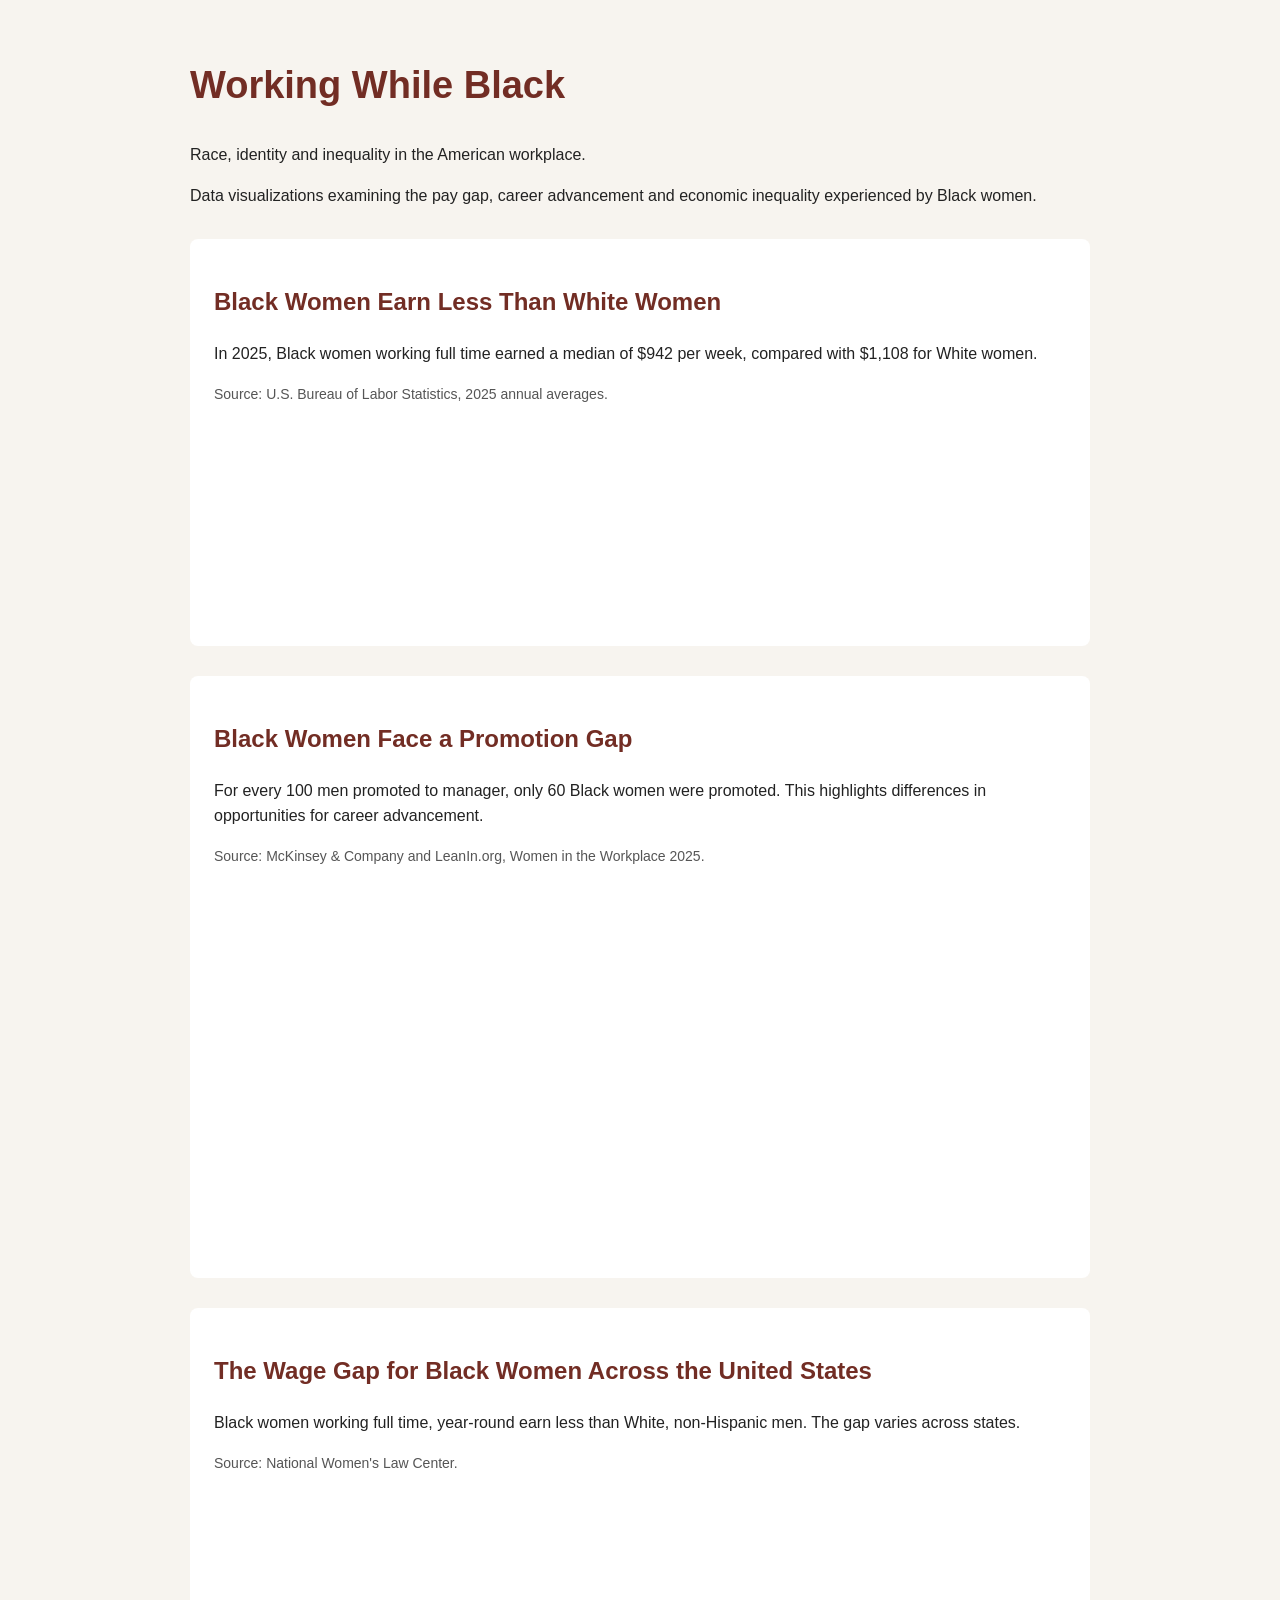
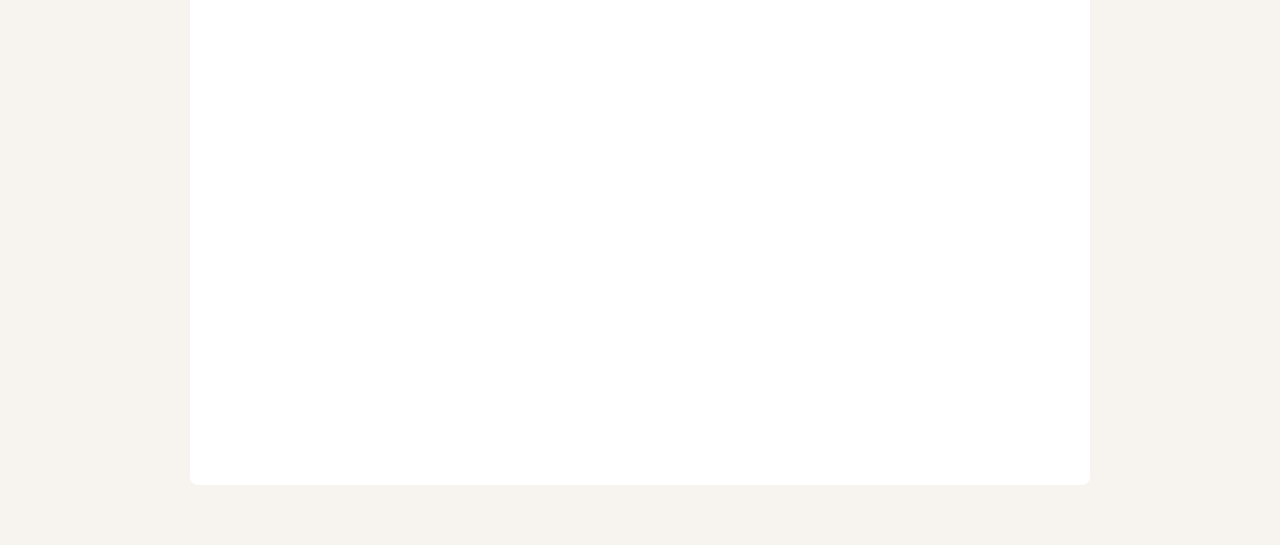
<file: data-viz-project/index.html>
<!DOCTYPE html>
<html lang="en">
<head>
  <meta charset="UTF-8">
  <meta name="viewport" content="width=device-width, initial-scale=1.0">
  <title>Working While Black</title>
  <style>
    body {
      font-family: Arial, sans-serif;
      background: #f7f4ef;
      color: #222;
      max-width: 900px;
      margin: auto;
      padding: 30px 20px;
      line-height: 1.6;
    }
    h1, h2 {
      color: #722d24;
    }
    h1 {
      font-size: 38px;
    }
    section {
      background: white;
      padding: 24px;
      margin: 30px 0;
      border-radius: 8px;
    }
    iframe {
      width: 100%;
      border: none;
      margin-top: 15px;
    }
    .source {
      font-size: 14px;
      color: #555;
    }
  </style>
</head>
<body>

<header>
  <h1>Working While Black</h1>
  <p>Race, identity and inequality in the American workplace.</p>
  <p>Data visualizations examining the pay gap, career advancement and economic inequality experienced by Black women.</p>
</header>

<section>
  <h2>Black Women Earn Less Than White Women</h2>
  <p>In 2025, Black women working full time earned a median of $942 per week, compared with $1,108 for White women.</p>
  <p class="source">Source: U.S. Bureau of Labor Statistics, 2025 annual averages.</p>

  <iframe title="Black Women Earn Less Than White Women"
  src="https://datawrapper.dwcdn.net/tfy1Z/1/"
  height="180" scrolling="no"></iframe>
</section>

<section>
  <h2>Black Women Face a Promotion Gap</h2>
  <p>For every 100 men promoted to manager, only 60 Black women were promoted. This highlights differences in opportunities for career advancement.</p>
  <p class="source">Source: McKinsey & Company and LeanIn.org, Women in the Workplace 2025.</p>

  <iframe title="Black Women Face a Promotion Gap"
  src="https://datawrapper.dwcdn.net/AV1Sc/1/"
  height="350" scrolling="no"></iframe>
</section>

<section>
  <h2>The Wage Gap for Black Women Across the United States</h2>
  <p>Black women working full time, year-round earn less than White, non-Hispanic men. The gap varies across states.</p>
  <p class="source">Source: National Women's Law Center.</p>

  <iframe title="The Wage Gap for Black Women Across the United States"
  src="https://datawrapper.dwcdn.net/J6nvU/1/"
  height="550" scrolling="no"></iframe>
</section>

</body>
</html>
</file>
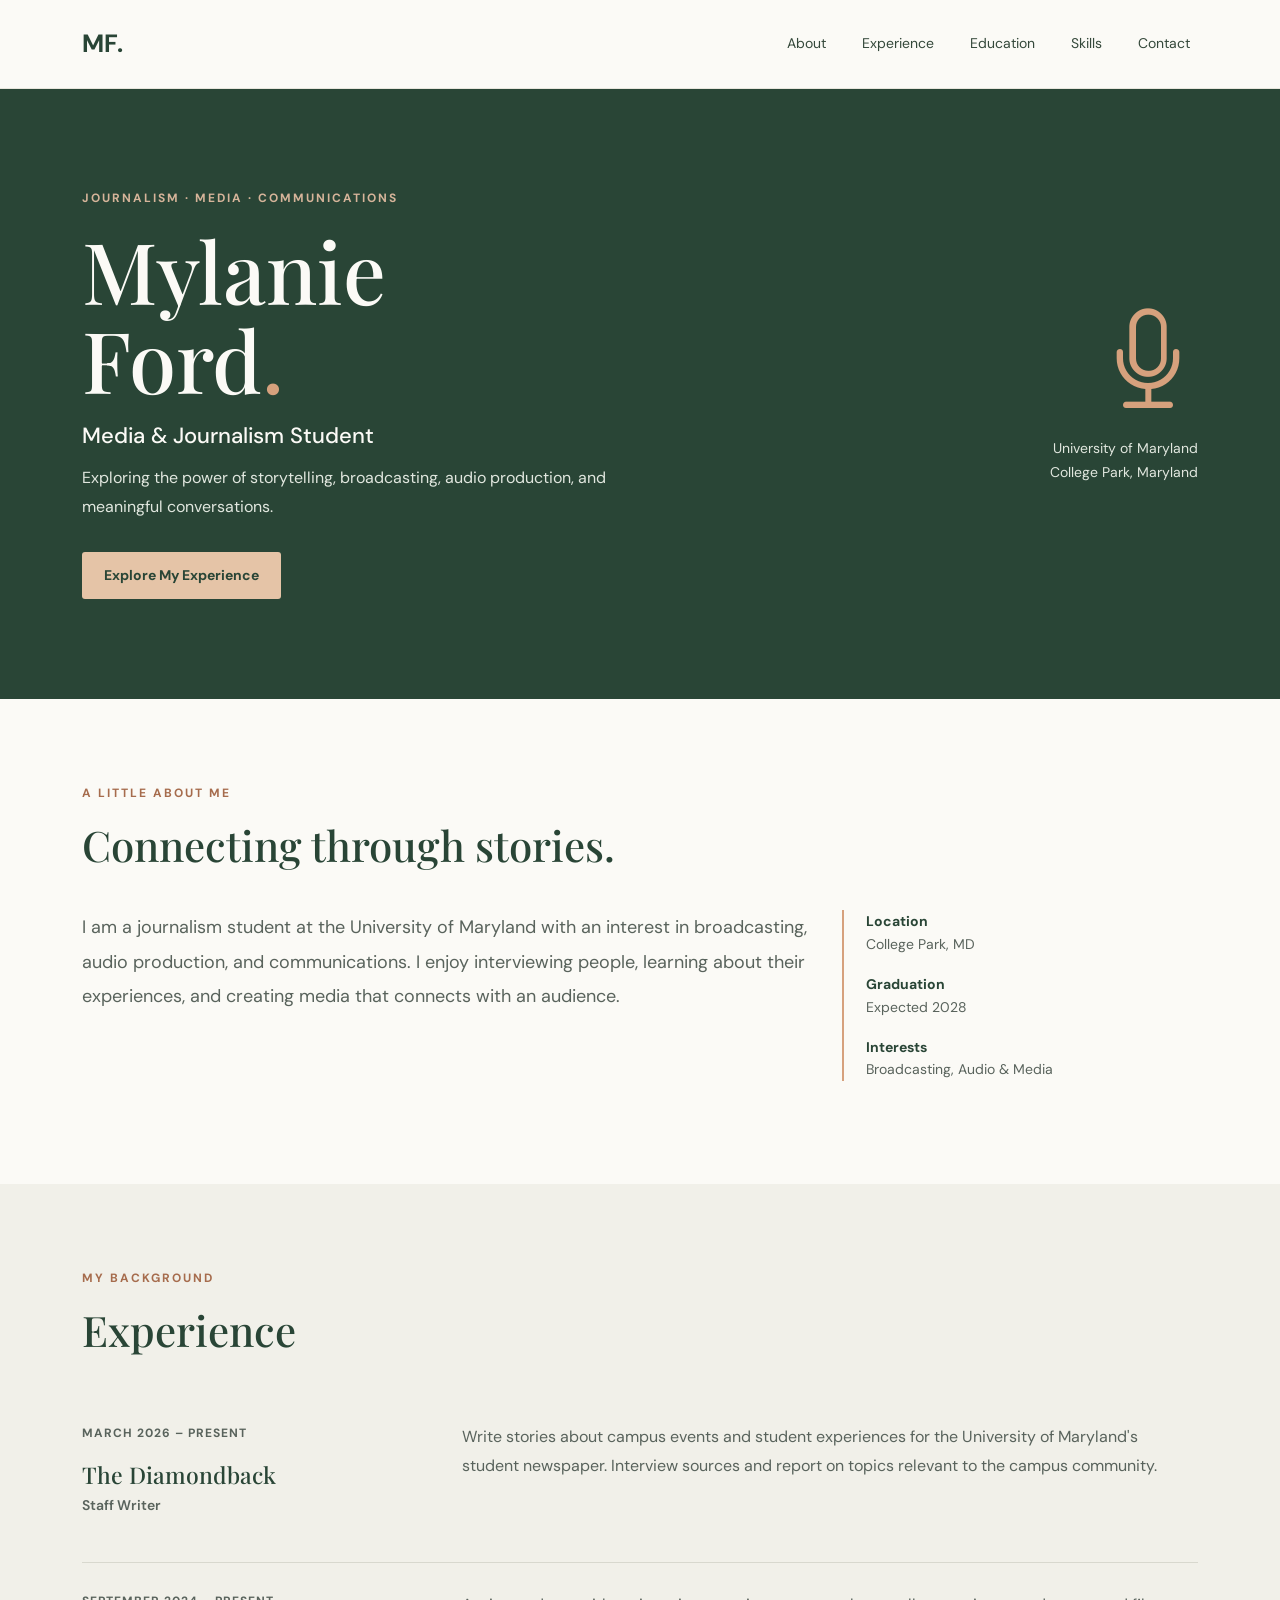
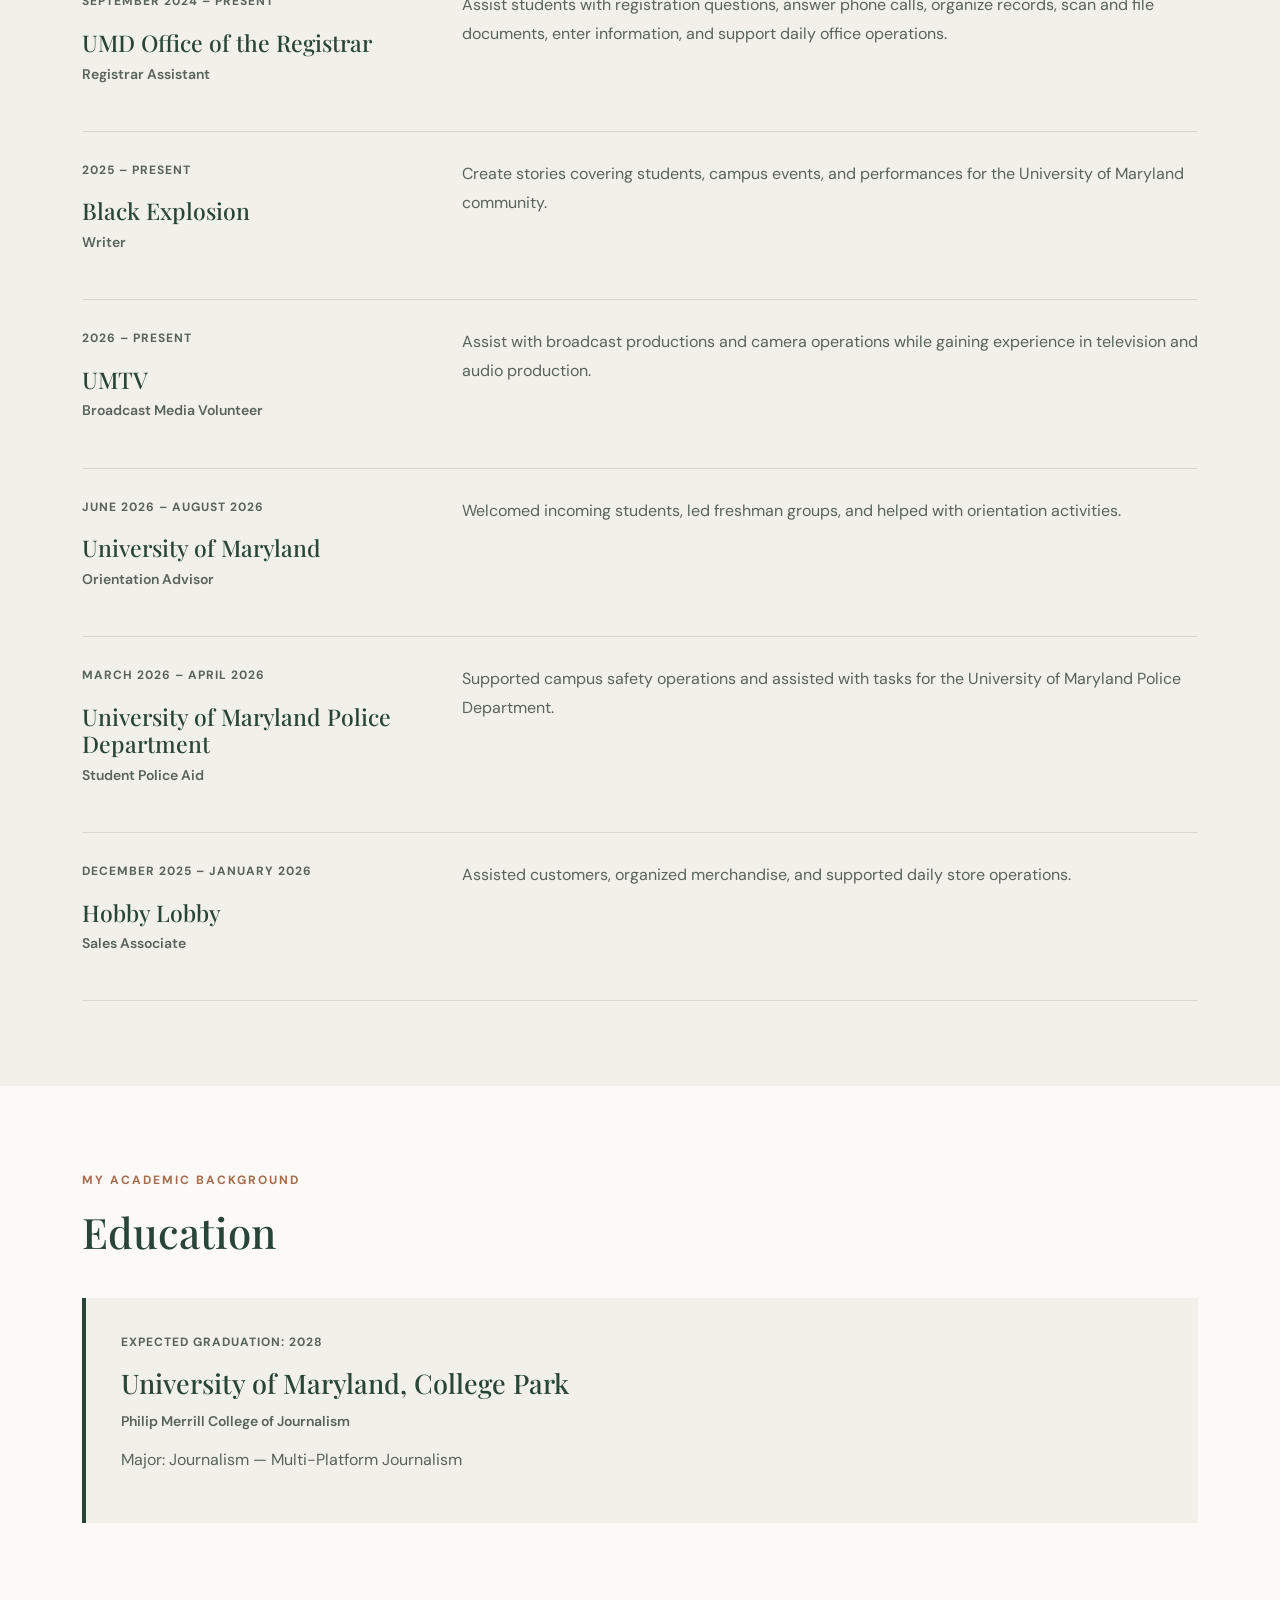
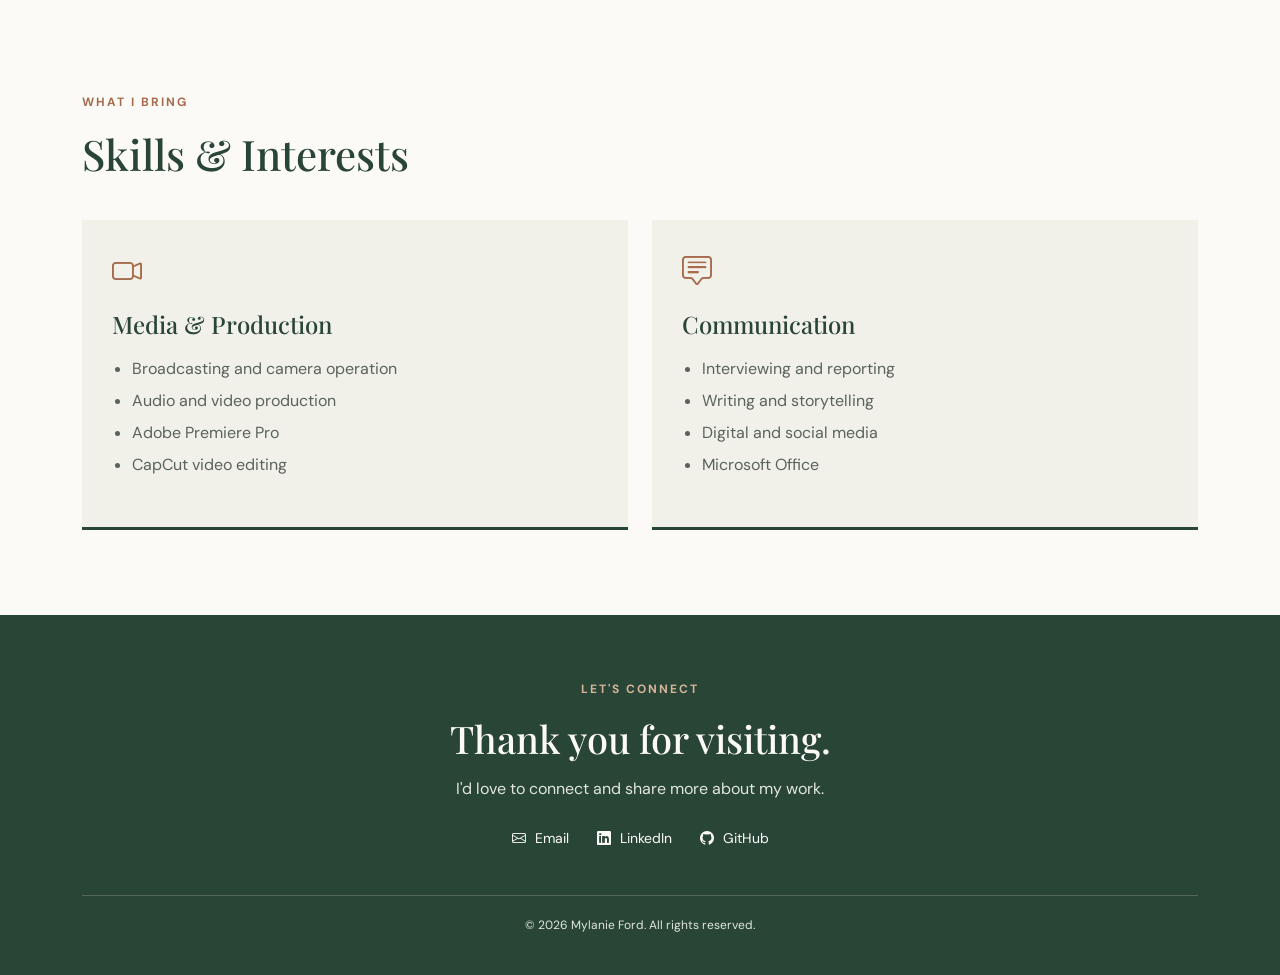
<file: resume-project/index.html>
<!DOCTYPE html>
<html lang="en">
<head>
    <meta charset="UTF-8">
    <meta name="viewport" content="width=device-width, initial-scale=1.0">
    <title>Mylanie Ford | Media Portfolio</title>

    <!-- Google Fonts -->
    <link rel="preconnect" href="https://fonts.googleapis.com">
    <link rel="preconnect" href="https://fonts.gstatic.com" crossorigin>
    <link href="https://fonts.googleapis.com/css2?family=DM+Sans:wght@400;500;600;700&family=Playfair+Display:wght@500;600;700&display=swap" rel="stylesheet">

    <!-- Bootstrap CSS -->
    <link href="https://cdn.jsdelivr.net/npm/bootstrap@5.3.3/dist/css/bootstrap.min.css" rel="stylesheet">

    <!-- Bootstrap Icons -->
    <link rel="stylesheet" href="https://cdn.jsdelivr.net/npm/bootstrap-icons@1.11.3/font/bootstrap-icons.min.css">

    <!-- Your Custom CSS -->
    <link rel="stylesheet" href="style.css">
</head>

<body>

    <!-- Navigation -->
    <nav class="navbar navbar-expand-lg">
        <div class="container">
            <a class="navbar-brand" href="#home">MF.</a>

            <button class="navbar-toggler" type="button"
                data-bs-toggle="collapse" data-bs-target="#mainNav"
                aria-controls="mainNav" aria-expanded="false"
                aria-label="Toggle navigation">
                <span class="navbar-toggler-icon"></span>
            </button>

            <div class="collapse navbar-collapse" id="mainNav">
                <ul class="navbar-nav ms-auto">
                    <li class="nav-item">
                        <a class="nav-link" href="#about">About</a>
                    </li>
                    <li class="nav-item">
                        <a class="nav-link" href="#experience">Experience</a>
                    </li>
                    <li class="nav-item">
                        <a class="nav-link" href="#education">Education</a>
                    </li>
                    <li class="nav-item">
                        <a class="nav-link" href="#skills">Skills</a>
                    </li>
                    <li class="nav-item">
                        <a class="nav-link" href="#contact">Contact</a>
                    </li>
                </ul>
            </div>
        </div>
    </nav>

    <!-- Hero Section -->
    <header class="hero" id="home">
        <div class="container">
            <div class="row align-items-center">
                <div class="col-lg-8">
                    <p class="eyebrow">JOURNALISM · MEDIA · COMMUNICATIONS</p>
                    <h1>Mylanie<br>Ford<span>.</span></h1>
                    <h2>Media & Journalism Student</h2>
                    <p class="hero-text">
                        Exploring the power of storytelling, broadcasting,
                        audio production, and meaningful conversations.
                    </p>

                    <a href="#experience" class="main-button">Explore My Experience</a>
                </div>

                <div class="col-lg-4 text-lg-end mt-5 mt-lg-0">
                    <div class="hero-icon">
                        <i class="bi bi-mic"></i>
                    </div>
                    <p class="hero-location">
                        University of Maryland<br>
                        College Park, Maryland
                    </p>
                </div>
            </div>
        </div>
    </header>

    <!-- About Section -->
    <section class="section" id="about">
        <div class="container">
            <div class="section-heading">
                <p class="eyebrow">A LITTLE ABOUT ME</p>
                <h2>Connecting through stories.</h2>
            </div>

            <div class="row">
                <div class="col-lg-8">
                    <p class="about-text">
                        I am a journalism student at the University of Maryland
                        with an interest in broadcasting, audio production,
                        and communications. I enjoy interviewing people,
                        learning about their experiences, and creating media
                        that connects with an audience.
                    </p>
                </div>
                <div class="col-lg-4">
                    <div class="about-details">
                        <p><strong>Location</strong><br>College Park, MD</p>
                        <p><strong>Graduation</strong><br>Expected 2028</p>
                        <p><strong>Interests</strong><br>Broadcasting, Audio & Media</p>
                    </div>
                </div>
            </div>
        </div>
    </section>

    <!-- Experience Section -->
    <section class="section experience-section" id="experience">
        <div class="container">
            <div class="section-heading">
                <p class="eyebrow">MY BACKGROUND</p>
                <h2>Experience</h2>
            </div>

            <div class="experience-item">
                <div class="row">
                    <div class="col-md-4">
                        <p class="date">March 2026 – Present</p>
                        <h3>The Diamondback</h3>
                        <p class="job-title">Staff Writer</p>
                    </div>
                    <div class="col-md-8">
                        <p>
                            Write stories about campus events and student
                            experiences for the University of Maryland's
                            student newspaper. Interview sources and report
                            on topics relevant to the campus community.
                        </p>
                    </div>
                </div>
            </div>

            <div class="experience-item">
                <div class="row">
                    <div class="col-md-4">
                        <p class="date">September 2024 – Present</p>
                        <h3>UMD Office of the Registrar</h3>
                        <p class="job-title">Registrar Assistant</p>
                    </div>
                    <div class="col-md-8">
                        <p>
                            Assist students with registration questions,
                            answer phone calls, organize records, scan and
                            file documents, enter information, and support
                            daily office operations.
                        </p>
                    </div>
                </div>
            </div>

            <div class="experience-item">
                <div class="row">
                    <div class="col-md-4">
                        <p class="date">2025 – Present</p>
                        <h3>Black Explosion</h3>
                        <p class="job-title">Writer</p>
                    </div>
                    <div class="col-md-8">
                        <p>
                            Create stories covering students, campus events,
                            and performances for the University of Maryland
                            community.
                        </p>
                    </div>
                </div>
            </div>

            <div class="experience-item">
                <div class="row">
                    <div class="col-md-4">
                        <p class="date">2026 – Present</p>
                        <h3>UMTV</h3>
                        <p class="job-title">Broadcast Media Volunteer</p>
                    </div>
                    <div class="col-md-8">
                        <p>
                            Assist with broadcast productions and camera
                            operations while gaining experience in television
                            and audio production.
                        </p>
                    </div>
                </div>
            </div>

            <div class="experience-item">
                <div class="row">
                    <div class="col-md-4">
                        <p class="date">June 2026 – August 2026</p>
                        <h3>University of Maryland</h3>
                        <p class="job-title">Orientation Advisor</p>
                    </div>
                    <div class="col-md-8">
                        <p>
                            Welcomed incoming students, led freshman groups,
                            and helped with orientation activities.
                        </p>
                    </div>
                </div>
            </div>

            <div class="experience-item">
                <div class="row">
                    <div class="col-md-4">
                        <p class="date">March 2026 – April 2026</p>
                        <h3>University of Maryland Police Department</h3>
                        <p class="job-title">Student Police Aid</p>
                    </div>
                    <div class="col-md-8">
                        <p>
                            Supported campus safety operations and assisted
                            with tasks for the University of Maryland Police
                            Department.
                        </p>
                    </div>
                </div>
            </div>

            <div class="experience-item">
                <div class="row">
                    <div class="col-md-4">
                        <p class="date">December 2025 – January 2026</p>
                        <h3>Hobby Lobby</h3>
                        <p class="job-title">Sales Associate</p>
                    </div>
                    <div class="col-md-8">
                        <p>
                            Assisted customers, organized merchandise, and
                            supported daily store operations.
                        </p>
                    </div>
                </div>
            </div>
        </div>
    </section>

    <!-- Education Section -->
    <section class="section" id="education">
        <div class="container">
            <div class="section-heading">
                <p class="eyebrow">MY ACADEMIC BACKGROUND</p>
                <h2>Education</h2>
            </div>

            <div class="education-card">
                <p class="date">Expected Graduation: 2028</p>
                <h3>University of Maryland, College Park</h3>
                <p class="job-title">Philip Merrill College of Journalism</p>
                <p>Major: Journalism — Multi-Platform Journalism</p>
            </div>
        </div>
    </section>

    <!-- Skills Section -->
    <section class="section skills-section" id="skills">
        <div class="container">
            <div class="section-heading">
                <p class="eyebrow">WHAT I BRING</p>
                <h2>Skills & Interests</h2>
            </div>

            <div class="row g-4">
                <div class="col-md-6">
                    <div class="skill-card">
                        <i class="bi bi-camera-video"></i>
                        <h3>Media & Production</h3>
                        <ul>
                            <li>Broadcasting and camera operation</li>
                            <li>Audio and video production</li>
                            <li>Adobe Premiere Pro</li>
                            <li>CapCut video editing</li>
                        </ul>
                    </div>
                </div>

                <div class="col-md-6">
                    <div class="skill-card">
                        <i class="bi bi-chat-square-text"></i>
                        <h3>Communication</h3>
                        <ul>
                            <li>Interviewing and reporting</li>
                            <li>Writing and storytelling</li>
                            <li>Digital and social media</li>
                            <li>Microsoft Office</li>
                        </ul>
                    </div>
                </div>
            </div>
        </div>
    </section>

    <!-- Contact Section -->
    <footer class="footer" id="contact">
        <div class="container">
            <p class="eyebrow">LET'S CONNECT</p>
            <h2>Thank you for visiting.</h2>
            <p>I'd love to connect and share more about my work.</p>

            <div class="social-links">
                <a href="mailto:mford129@terpmail.umd.edu">
                    <i class="bi bi-envelope"></i> Email
                </a>

                <a href="https://www.linkedin.com/in/mylanie-ford-2982a2333/"
                   target="_blank" rel="noopener noreferrer">
                    <i class="bi bi-linkedin"></i> LinkedIn
                </a>

                <a href="https://github.com/mford129-hub"
                   target="_blank" rel="noopener noreferrer">
                    <i class="bi bi-github"></i> GitHub
                </a>
            </div>

            <p class="copyright">© 2026 Mylanie Ford. All rights reserved.</p>
        </div>
    </footer>

    <!-- Bootstrap JavaScript -->
    <script src="https://cdn.jsdelivr.net/npm/bootstrap@5.3.3/dist/js/bootstrap.bundle.min.js"></script>

</body>
</html>
</file>
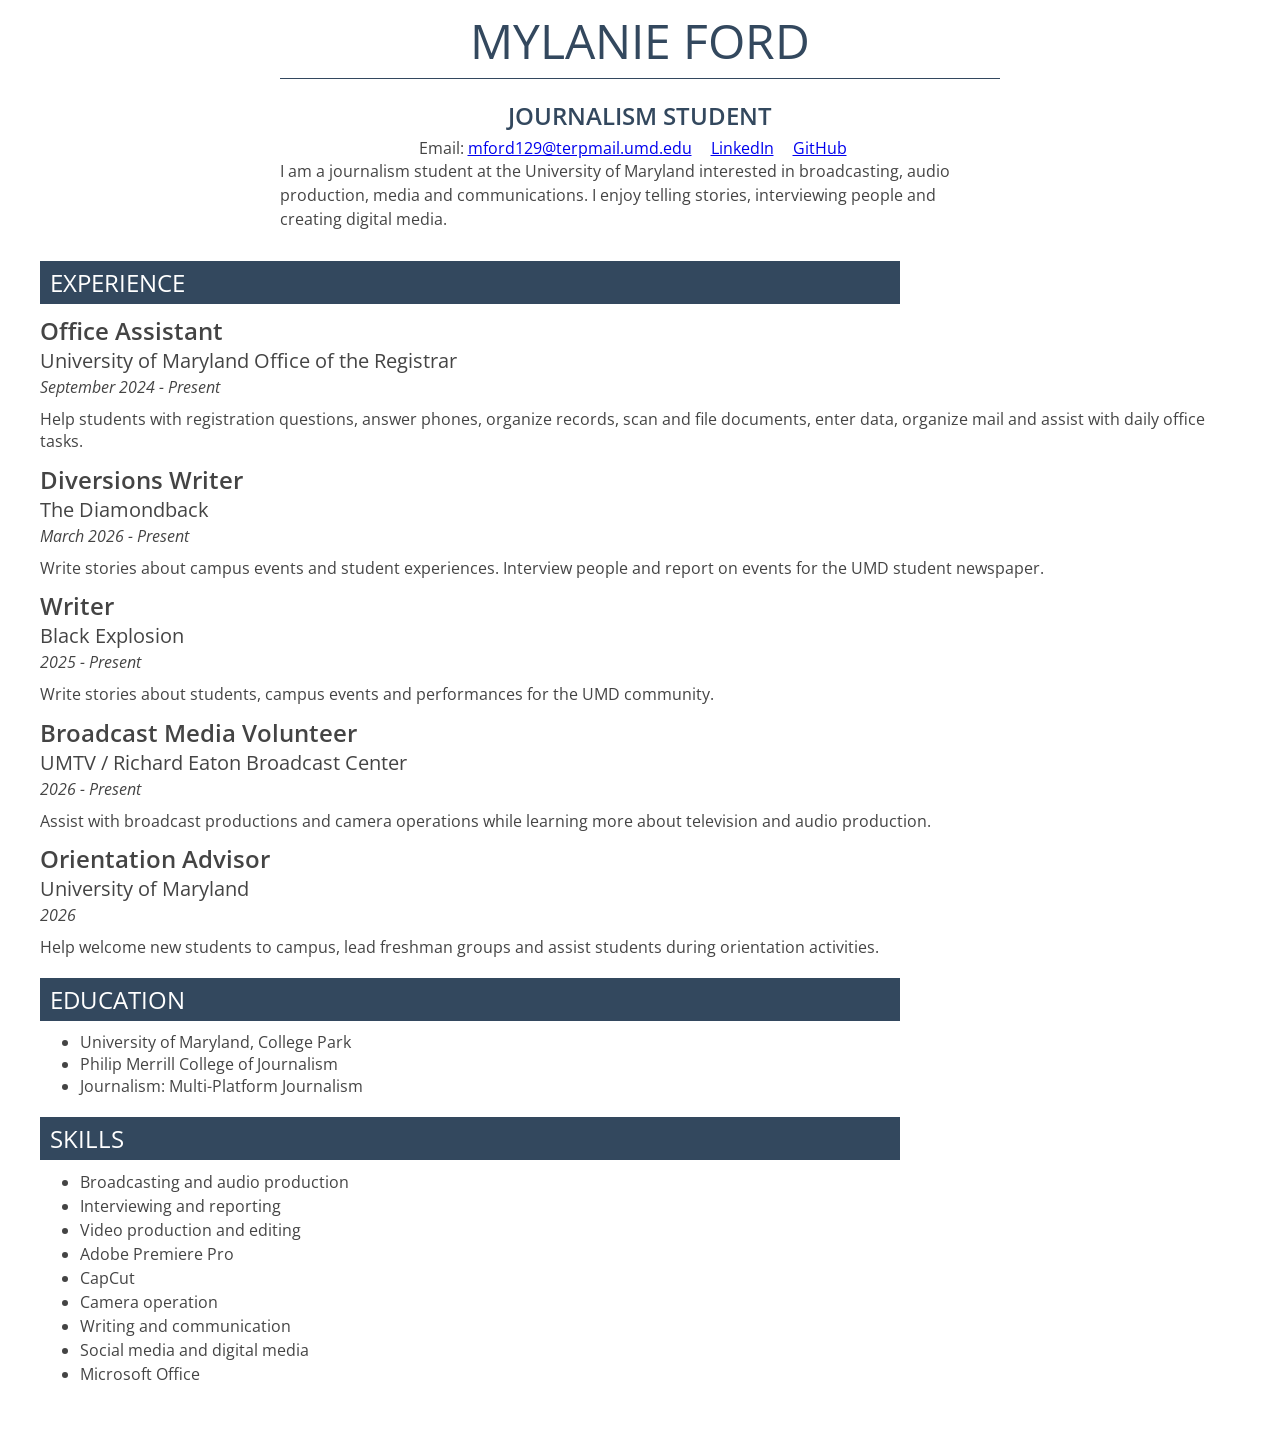
<file: resume/index.html>
<!DOCTYPE html>
<html lang="en">

<head>
    <meta charset="UTF-8">
    <title>Mylanie Ford Resume</title>
    <link rel="stylesheet" href="style.css">
</head>

<body>

<div id="container">

    <div id="name">Mylanie Ford</div>

    <div id="title">Journalism Student</div>

    <ul class="menu">
        <li>Email: <a href="mailto:mford129@terpmail.umd.edu">mford129@terpmail.umd.edu</a></li>
        <li><a href="https://www.linkedin.com/in/mylanie-ford-2982a2333/">LinkedIn</a></li>
        <li><a href="https://github.com/mford129-hub">GitHub</a></li>
    </ul>

    <p class="top">
        I am a journalism student at the University of Maryland interested in broadcasting,
        audio production, media and communications. I enjoy telling stories, interviewing
        people and creating digital media.
    </p>

    <div class="sectionheader">Experience</div>

    <div class="jobtitle">Office Assistant</div>
    <div class="organization">University of Maryland Office of the Registrar</div>
    <div class="date">September 2024 - Present</div>
    <p class="description">
        Help students with registration questions, answer phones, organize records,
        scan and file documents, enter data, organize mail and assist with daily office tasks.
    </p>

    <div class="jobtitle">Diversions Writer</div>
    <div class="organization">The Diamondback</div>
    <div class="date">March 2026 - Present</div>
    <p class="description">
        Write stories about campus events and student experiences. Interview people
        and report on events for the UMD student newspaper.
    </p>

    <div class="jobtitle">Writer</div>
    <div class="organization">Black Explosion</div>
    <div class="date">2025 - Present</div>
    <p class="description">
        Write stories about students, campus events and performances for the UMD community.
    </p>

    <div class="jobtitle">Broadcast Media Volunteer</div>
    <div class="organization">UMTV / Richard Eaton Broadcast Center</div>
    <div class="date">2026 - Present</div>
    <p class="description">
        Assist with broadcast productions and camera operations while learning more
        about television and audio production.
    </p>

    <div class="jobtitle">Orientation Advisor</div>
    <div class="organization">University of Maryland</div>
    <div class="date">2026</div>
    <p class="description">
        Help welcome new students to campus, lead freshman groups and assist students
        during orientation activities.
    </p>

    <div class="sectionheader">Education</div>

    <ul id="degrees">
        <li>University of Maryland, College Park</li>
        <li>Philip Merrill College of Journalism</li>
        <li>Journalism: Multi-Platform Journalism</li>
    </ul>

    <div class="sectionheader">Skills</div>

    <ul id="do">
        <li>Broadcasting and audio production</li>
        <li>Interviewing and reporting</li>
        <li>Video production and editing</li>
        <li>Adobe Premiere Pro</li>
        <li>CapCut</li>
        <li>Camera operation</li>
        <li>Writing and communication</li>
        <li>Social media and digital media</li>
        <li>Microsoft Office</li>
    </ul>

</div>

</body>
</html>
</file>
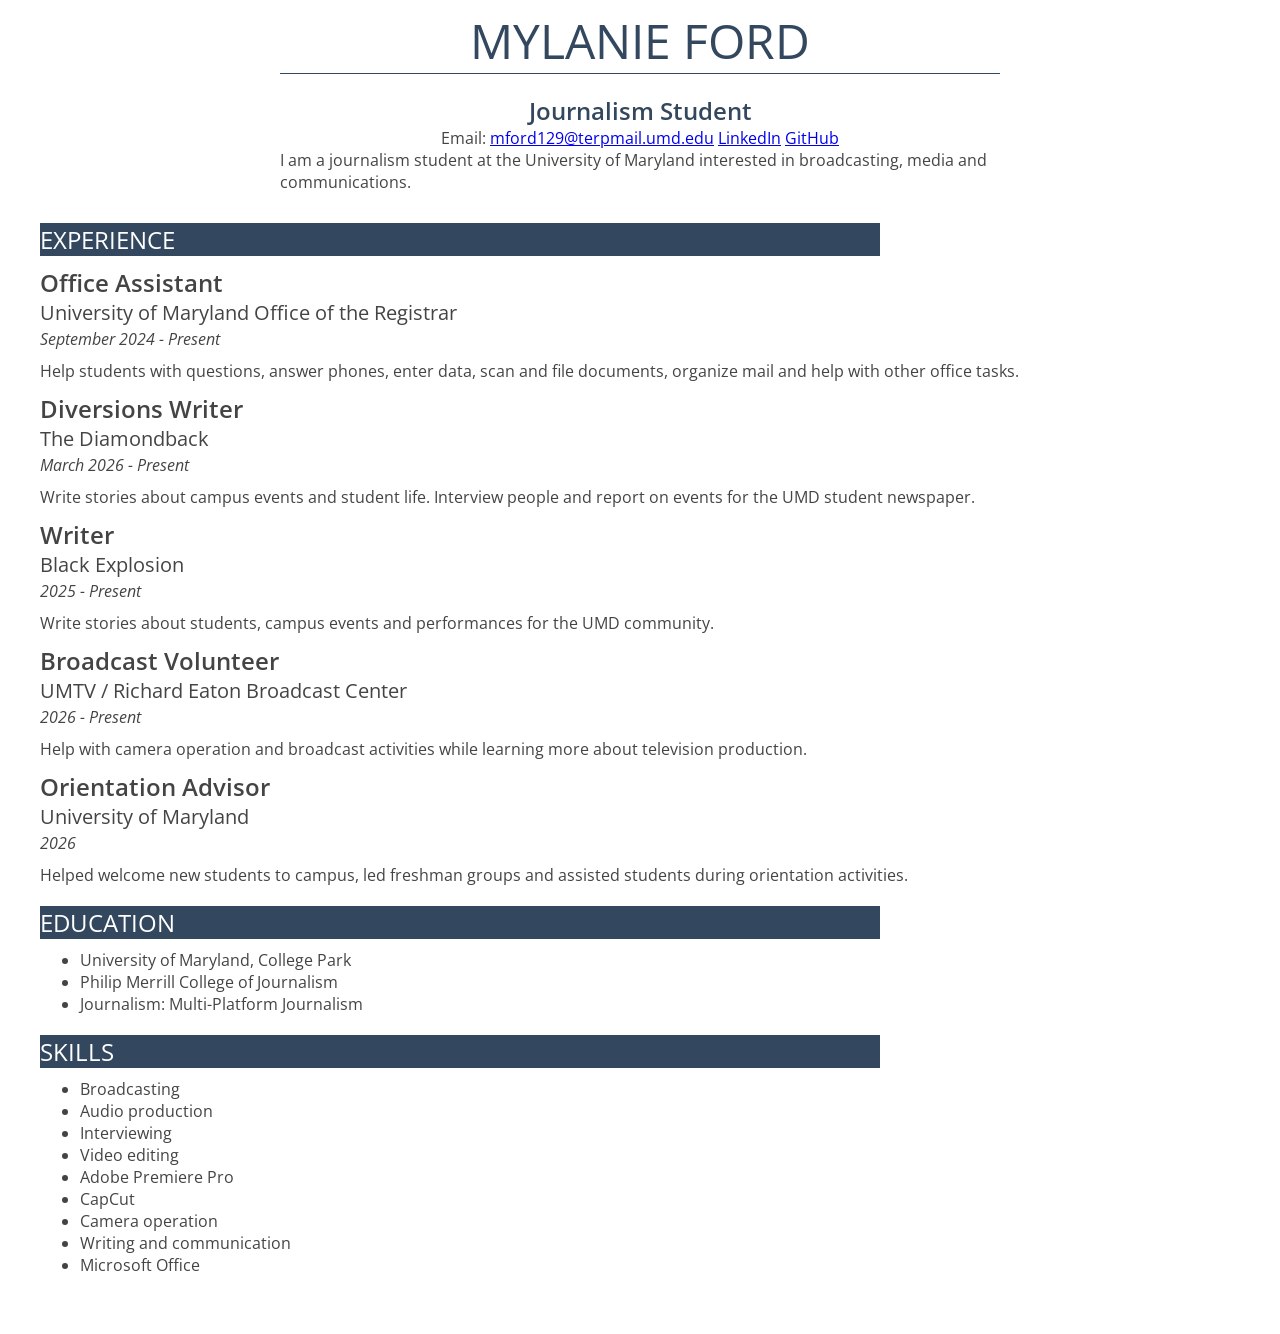
<file: New folder/Resume/index.html>
<!DOCTYPE html>
<html lang="en">
<head>
    <meta charset="UTF-8">
    <title>Mylanie Ford Resume</title>
    <link rel="stylesheet" href="style.css">
</head>

<body>

    <div id="container">

        <!-- My name -->
        <div id="name">Mylanie Ford</div>

        <!-- My title -->
        <div id="title">Journalism Student</div>

        <!-- My contact information -->
        <ul class="menu">
            <li>Email: <a href="mailto:mford129@terpmail.umd.edu">mford129@terpmail.umd.edu</a></li>
            <li><a href="https://www.linkedin.com/in/mylanie-ford-2982a2333/">LinkedIn</a></li>
            <li><a href="https://github.com/mford129-hub">GitHub</a></li>
        </ul>

        <!-- My introduction -->
        <p class="top">
            I am a journalism student at the University of Maryland interested in broadcasting, media and communications.
        </p>

        <!-- Experience section -->
        <div class="sectionheader">Experience</div>

        <!-- UMD Registrar -->
        <div class="jobtitle">Office Assistant</div>
        <div class="organization">University of Maryland Office of the Registrar</div>
        <div class="date">September 2024 - Present</div>
        <p class="description">
            Help students with questions, answer phones, enter data, scan and file documents, organize mail and help with other office tasks.
        </p>

        <!-- The Diamondback -->
        <div class="jobtitle">Diversions Writer</div>
        <div class="organization">The Diamondback</div>
        <div class="date">March 2026 - Present</div>
        <p class="description">
            Write stories about campus events and student life. Interview people and report on events for the UMD student newspaper.
        </p>

        <!-- Black Explosion -->
        <div class="jobtitle">Writer</div>
        <div class="organization">Black Explosion</div>
        <div class="date">2025 - Present</div>
        <p class="description">
            Write stories about students, campus events and performances for the UMD community.
        </p>

        <!-- UMTV -->
        <div class="jobtitle">Broadcast Volunteer</div>
        <div class="organization">UMTV / Richard Eaton Broadcast Center</div>
        <div class="date">2026 - Present</div>
        <p class="description">
            Help with camera operation and broadcast activities while learning more about television production.
        </p>

        <!-- Orientation Advisor -->
        <div class="jobtitle">Orientation Advisor</div>
        <div class="organization">University of Maryland</div>
        <div class="date">2026</div>
        <p class="description">
            Helped welcome new students to campus, led freshman groups and assisted students during orientation activities.
        </p>

        <!-- Education section -->
        <div class="sectionheader">Education</div>

        <ul id="degrees">
            <li>University of Maryland, College Park</li>
            <li>Philip Merrill College of Journalism</li>
            <li>Journalism: Multi-Platform Journalism</li>
        </ul>

        <!-- Skills section -->
        <div class="sectionheader">Skills</div>

        <ul id="do">
            <li>Broadcasting</li>
            <li>Audio production</li>
            <li>Interviewing</li>
            <li>Video editing</li>
            <li>Adobe Premiere Pro</li>
            <li>CapCut</li>
            <li>Camera operation</li>
            <li>Writing and communication</li>
            <li>Microsoft Office</li>
        </ul>

      
        <!-- <img src="IMG_8779 (1).jpeg" alt="Photo of Mylanie Ford" width="300"> -->

    </div>

</body>
</html>
</file>
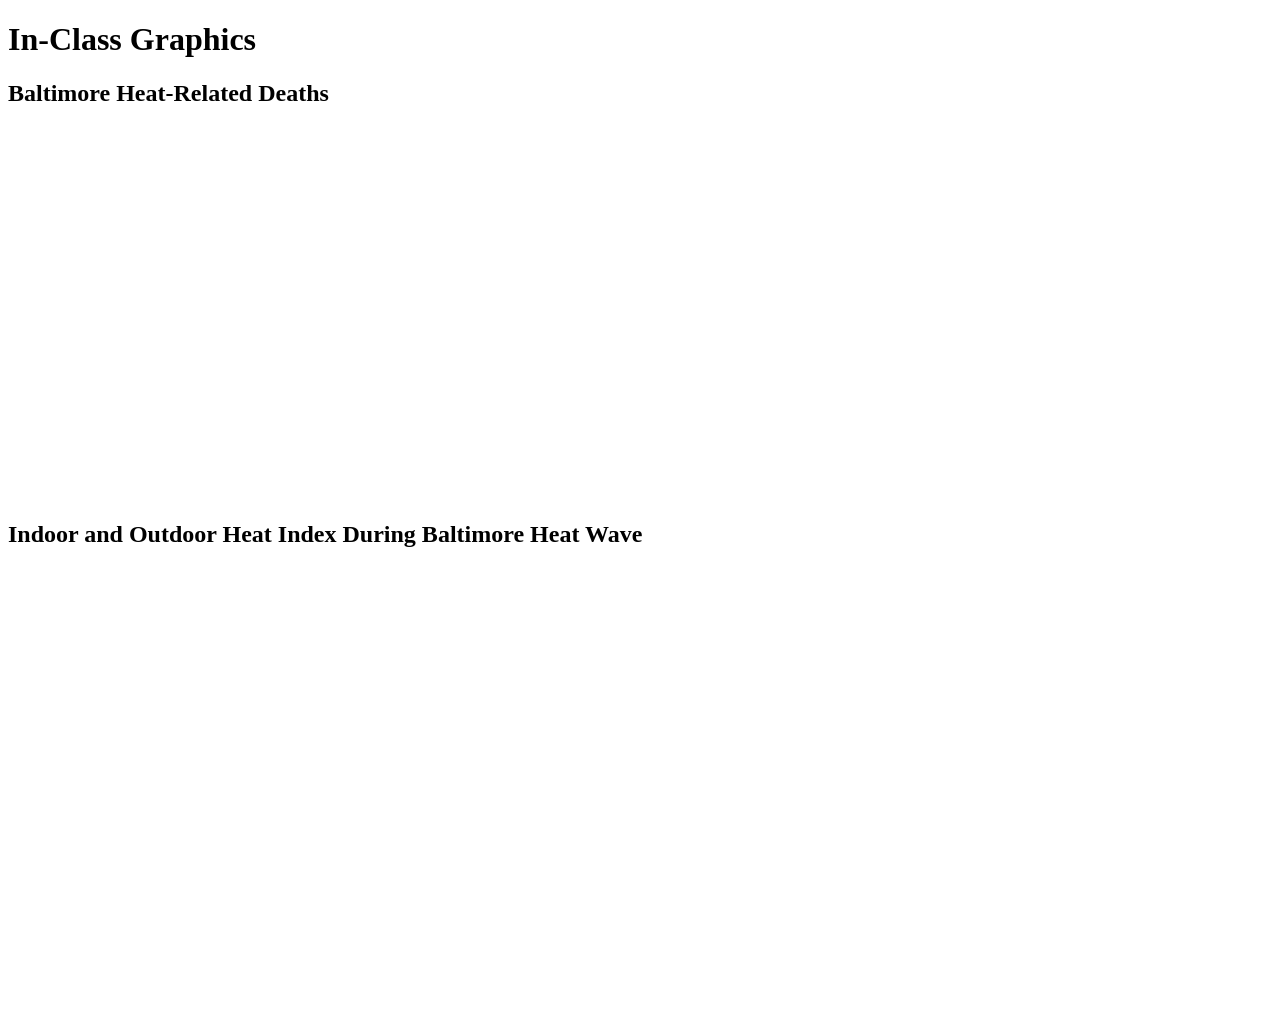
<file: graphics.html>
<!DOCTYPE html>
<html lang="en">
<head>
    <meta charset="UTF-8">
    <meta name="viewport" content="width=device-width, initial-scale=1">
    <title>In-Class Graphics</title>
</head>
<body>
    <h1>In-Class Graphics</h1>

    <h2>Baltimore Heat-Related Deaths</h2>
    <iframe title="Baltimore Heat-Related Deaths"
    src="https://datawrapper.dwcdn.net/BXFsf/1/"
    style="width:100%;border:none;" height="370"></iframe>

    <h2>Indoor and Outdoor Heat Index During Baltimore Heat Wave</h2>
    <iframe title="Indoor and Outdoor Heat Index"
    src="https://datawrapper.dwcdn.net/DfaEf/1/"
    style="width:100%;border:none;" height="444"></iframe>

    <!-- Updated graphics page -->
</body>
</html>
</file>
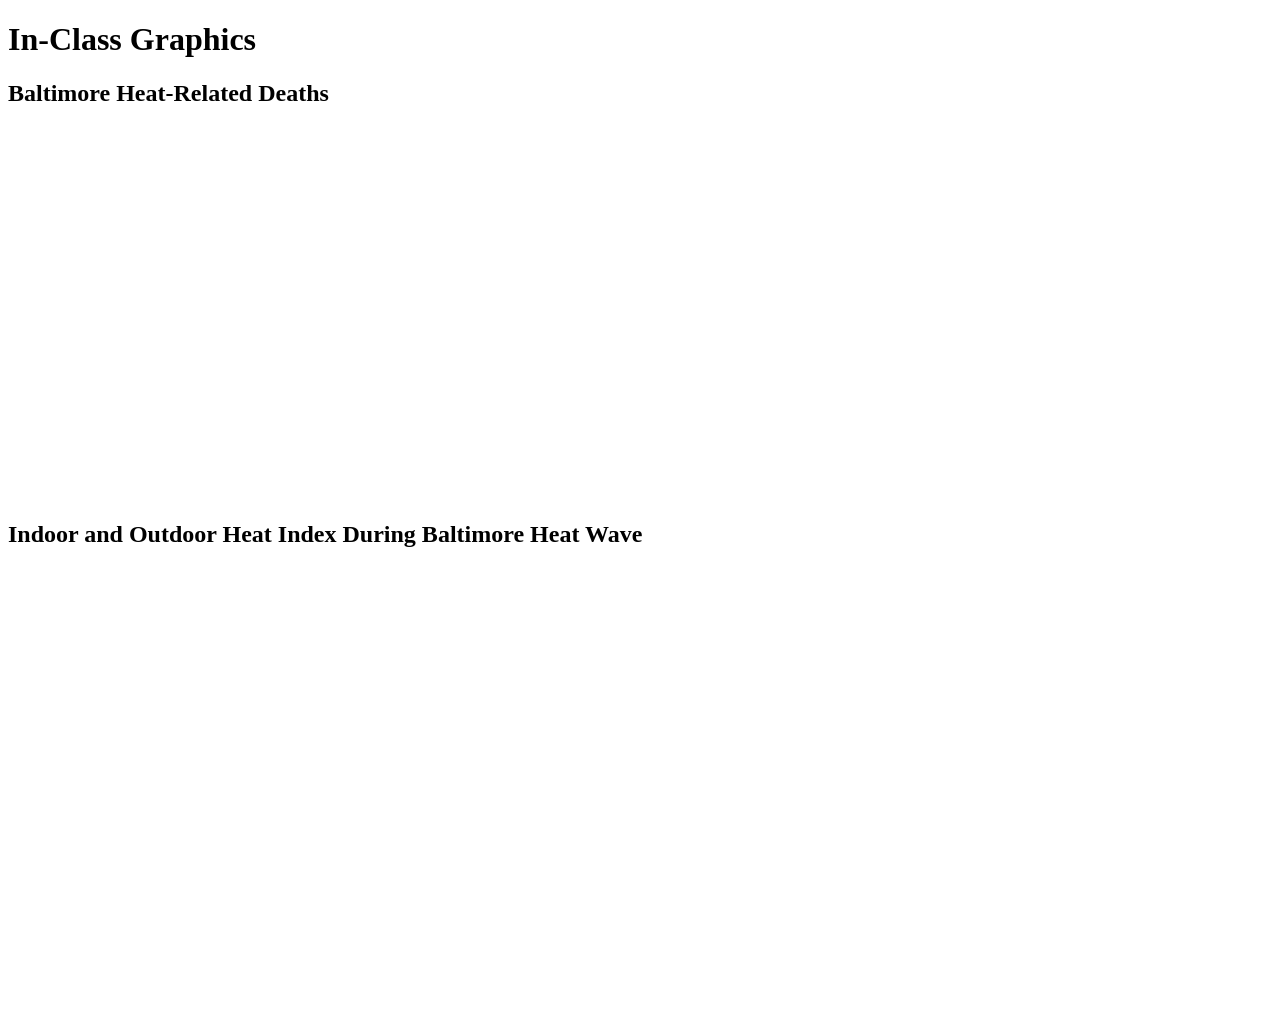
<file: inclass-graphics.html>
<!DOCTYPE html>
<html lang="en">
<head>
    <meta charset="UTF-8">
    <meta name="viewport" content="width=device-width, initial-scale=1">
    <title>In-Class Graphics</title>
</head>
<body>

    <h1>In-Class Graphics</h1>

    <h2>Baltimore Heat-Related Deaths</h2>

    <iframe title="Baltimore Heat-Related Deaths"
    aria-label="Bar Chart"
    src="https://datawrapper.dwcdn.net/BXFsf/1/"
    scrolling="no"
    frameborder="0"
    style="width: 100%; border: none;"
    height="370"></iframe>

    <h2>Indoor and Outdoor Heat Index During Baltimore Heat Wave</h2>

    <iframe title="Indoor and outdoor heat index during Baltimore heat wave, July 16-22, 2019"
    aria-label="Line Chart"
    src="https://datawrapper.dwcdn.net/DfaEf/1/"
    scrolling="no"
    frameborder="0"
    style="width: 100%; border: none;"
    height="444"></iframe>

</body>
</html>
</file>
<file: resume-project/style.css>
/* General Styles */
body {
    font-family: 'DM Sans', sans-serif;
    color: #29372f;
    background-color: #fbfaf6;
    margin: 0;
}

h1, h2, h3 {
    font-family: 'Playfair Display', serif;
}

a {
    text-decoration: none;
}

/* Navigation */
.navbar {
    background-color: #fbfaf6;
    padding: 20px 0;
    border-bottom: 1px solid #e7e5dc;
}

.navbar-brand {
    color: #294536;
    font-size: 25px;
    font-weight: 700;
}

.nav-link {
    color: #34483a;
    margin-left: 20px;
    font-size: 14px;
}

.nav-link:hover {
    color: #a66c4d;
}

/* Hero Section */
.hero {
    background-color: #294536;
    color: #fbfaf6;
    padding: 100px 0;
}

.eyebrow {
    color: #a66c4d;
    font-size: 12px;
    font-weight: 700;
    letter-spacing: 2px;
    margin-bottom: 18px;
}

.hero .eyebrow {
    color: #d6b49a;
}

.hero h1 {
    font-size: 85px;
    line-height: 1.05;
    margin-bottom: 20px;
}

.hero h1 span {
    color: #d6a17d;
}

.hero h2 {
    font-family: 'DM Sans', sans-serif;
    font-size: 22px;
    font-weight: 500;
    margin-bottom: 15px;
}

.hero-text {
    color: #e1e7df;
    font-size: 16px;
    max-width: 550px;
    line-height: 1.8;
    margin-bottom: 30px;
}

.main-button {
    display: inline-block;
    background-color: #e5c4a7;
    color: #294536;
    padding: 13px 22px;
    font-size: 14px;
    font-weight: 700;
    border-radius: 3px;
}

.main-button:hover {
    background-color: #fbfaf6;
    color: #294536;
}

.hero-icon {
    font-size: 100px;
    color: #d6a17d;
}

.hero-location {
    color: #e1e7df;
    font-size: 14px;
    line-height: 1.7;
}

/* Main Sections */
.section {
    padding: 85px 0;
}

.section-heading {
    margin-bottom: 40px;
}

.section-heading h2 {
    font-size: 42px;
    color: #294536;
}

.about-text {
    font-size: 18px;
    line-height: 1.9;
    color: #59635c;
}

.about-details {
    border-left: 2px solid #d6a17d;
    padding-left: 22px;
    color: #59635c;
    font-size: 14px;
    line-height: 1.6;
}

.about-details p {
    margin-bottom: 18px;
}

.about-details strong {
    color: #294536;
}

/* Experience */
.experience-section {
    background-color: #f1f0e9;
}

.experience-item {
    padding: 28px 0;
    border-bottom: 1px solid #d8d8ce;
}

.experience-item:first-of-type {
    border-top: 1px solid #d8d8ce;
}

.experience-item h3 {
    font-size: 23px;
    color: #294536;
    margin-bottom: 5px;
}

.experience-item p {
    color: #59635c;
    line-height: 1.8;
}

.date {
    color: #a66c4d;
    font-size: 12px;
    font-weight: 700;
    letter-spacing: 1px;
    text-transform: uppercase;
}

.job-title {
    font-size: 14px;
    font-weight: 600;
    color: #7b817a;
}

/* Education */
.education-card {
    background-color: #f1f0e9;
    padding: 35px;
    border-left: 4px solid #294536;
}

.education-card h3 {
    font-size: 27px;
    color: #294536;
    margin: 12px 0;
}

.education-card p {
    color: #59635c;
}

/* Skills */
.skills-section {
    background-color: #fbfaf6;
}

.skill-card {
    height: 100%;
    background-color: #f1f0e9;
    padding: 30px;
    border-bottom: 3px solid #294536;
}

.skill-card i {
    color: #a66c4d;
    font-size: 30px;
}

.skill-card h3 {
    color: #294536;
    font-size: 24px;
    margin: 15px 0;
}

.skill-card ul {
    padding-left: 20px;
    color: #59635c;
    line-height: 2;
}

/* Footer */
.footer {
    background-color: #294536;
    color: #fbfaf6;
    padding: 65px 0 25px;
    text-align: center;
}

.footer .eyebrow {
    color: #d6b49a;
}

.footer h2 {
    font-size: 38px;
    margin-bottom: 15px;
}

.footer p {
    color: #e1e7df;
}

.social-links {
    margin: 25px 0 45px;
}

.social-links a {
    color: #fbfaf6;
    margin: 0 12px;
    font-size: 14px;
}

.social-links a:hover {
    color: #d6b49a;
}

.social-links i {
    margin-right: 5px;
}

.copyright {
    border-top: 1px solid #52675a;
    padding-top: 20px;
    font-size: 12px;
}

/* Tablet and Mobile */
@media (max-width: 768px) {
    .hero {
        padding: 70px 0;
    }

    .hero h1 {
        font-size: 60px;
    }

    .hero-icon {
        font-size: 65px;
    }

    .section {
        padding: 60px 0;
    }

    .section-heading h2 {
        font-size: 34px;
    }

    .experience-item {
        padding: 25px 0;
    }

    .experience-item .col-md-8 {
        margin-top: 12px;
    }

    .about-details {
        margin-top: 30px;
    }
}

@media (max-width: 576px) {
    .hero h1 {
        font-size: 48px;
    }

    .hero h2 {
        font-size: 19px;
    }

    .section-heading h2 {
        font-size: 30px;
    }

    .social-links a {
        display: inline-block;
        margin: 8px;
    }
}
</file>
<file: resume/style.css>
/* styles for my resume */

@import url('https://fonts.googleapis.com/css2?family=Open+Sans:wght@400;600&display=swap');

/* Default text styling */
body, p, ul, li {
    font-family: "Open Sans", Arial, sans-serif;
    font-size: 1em;
    color: #444;
    font-weight: 400;
}

/* Main resume container */
#container {
    width: 100%;
    max-width: 1200px;
    margin: 0 auto;
    padding-bottom: 50px;
}

/* Name at the top */
#name {
    font-family: "Open Sans", Arial, sans-serif;
    font-size: 3em;
    color: #33485e;
    text-transform: uppercase;
    text-align: center;
    border-bottom: 1px solid #33485e;
    width: 60%;
    min-width: 300px;
    margin: 0 auto;
    padding-bottom: 5px;
}

/* Title below the name */
#title {
    font-size: 1.5em;
    color: #33485e;
    font-weight: 600;
    text-transform: uppercase;
    text-align: center;
    margin: 20px 0 0 0;
}

/* Contact information list */
.menu {
    margin: 5px 0 0 0;
    padding: 0;
    text-align: center;
}

/* Contact information items */
.menu li {
    display: inline;
    font-size: 1em;
    margin-right: 15px;
}

/* Section titles */
.sectionheader {
    font-size: 1.5em;
    text-transform: uppercase;
    background-color: #33485e;
    color: white;
    font-weight: 400;
    margin: 20px 0 10px 0;
    padding: 5px 10px;
    width: 70%;
    min-width: 300px;
}

/* Job titles */
.jobtitle {
    font-size: 1.5em;
    font-weight: 600;
    margin-top: 8px;
}

/* Job organizations */
.organization {
    font-size: 1.25em;
    font-weight: 400;
}

/* Job dates */
.date {
    font-size: 1em;
    font-weight: 400;
    font-style: italic;
    margin: 2px 0 0 0;
}

/* Job descriptions */
.description {
    margin: 10px 0;
    line-height: 1.4;
}

/* Education list */
#degrees {
    margin: 5px 0 0 0;
}

/* Skills list */
#do {
    margin: 5px 0 0 0;
    line-height: 1.5;
}

/* Introduction at the top */
.top {
    width: 60%;
    min-width: 300px;
    margin: 0 auto;
    margin-bottom: 30px;
    line-height: 1.5;
}
</file>
<file: New folder/Resume/style.css>
/* styles for my resume */

@import url('https://fonts.googleapis.com/css2?family=Open+Sans&display=swap');

/* Default text styling */
body, h1, h2, h3, h4, h5, p, ul, li {
    font-family: "Open Sans", Arial, sans-serif;
    font-size: 1em;
    color: #444;
    font-weight: 400;
}

/* Main resume container */
#container {
    width: 100%;
    max-width: 1200px;
    margin: 0 auto;
    padding-bottom: 50px;
}

/* Name at the top */
#name {
    font-size: 3em;
    color: #33485e;
    text-transform: uppercase;
    text-align: center;
    border-bottom: 1px solid #33485e;
    width: 60%;
    min-width: 300px;
    margin: 0 auto;
}

/* Title below the name */
#title {
    font-size: 1.5em;
    color: #33485e;
    font-weight: 600;
    text-align: center;
    margin: 20px 0 0 0;
}

/* Contact information list */
.menu {
    margin: 0;
    padding: 0;
    text-align: center;
}

/* Contact information items */
.menu li {
    display: inline;
    font-size: 1em;
}

/* Section titles */
.sectionheader {
    font-size: 1.5em;
    text-transform: uppercase;
    background-color: #33485e;
    color: white;
    font-weight: 400;
    margin: 20px 0 10px 0;
    width: 70%;
    min-width: 300px;
}

/* Job titles */
.jobtitle {
    font-size: 1.5em;
    font-weight: 600;
}

/* Job organizations */
.organization {
    font-size: 1.25em;
    font-weight: 400;
}

/* Job dates */
.date {
    font-size: 1em;
    font-weight: 400;
    font-style: italic;
    margin: 2px 0 0 0;
}

/* Job descriptions */
.description {
    margin: 10px 0;
}

/* Education list */
#degrees {
    margin: 5px 0 0 0;
}

/* Skills list */
#do {
    margin: 5px 0 0 0;
}

/* Introduction at the top */
.top {
    width: 60%;
    min-width: 300px;
    margin: 0 auto;
    margin-bottom: 30px;
}
</file>
